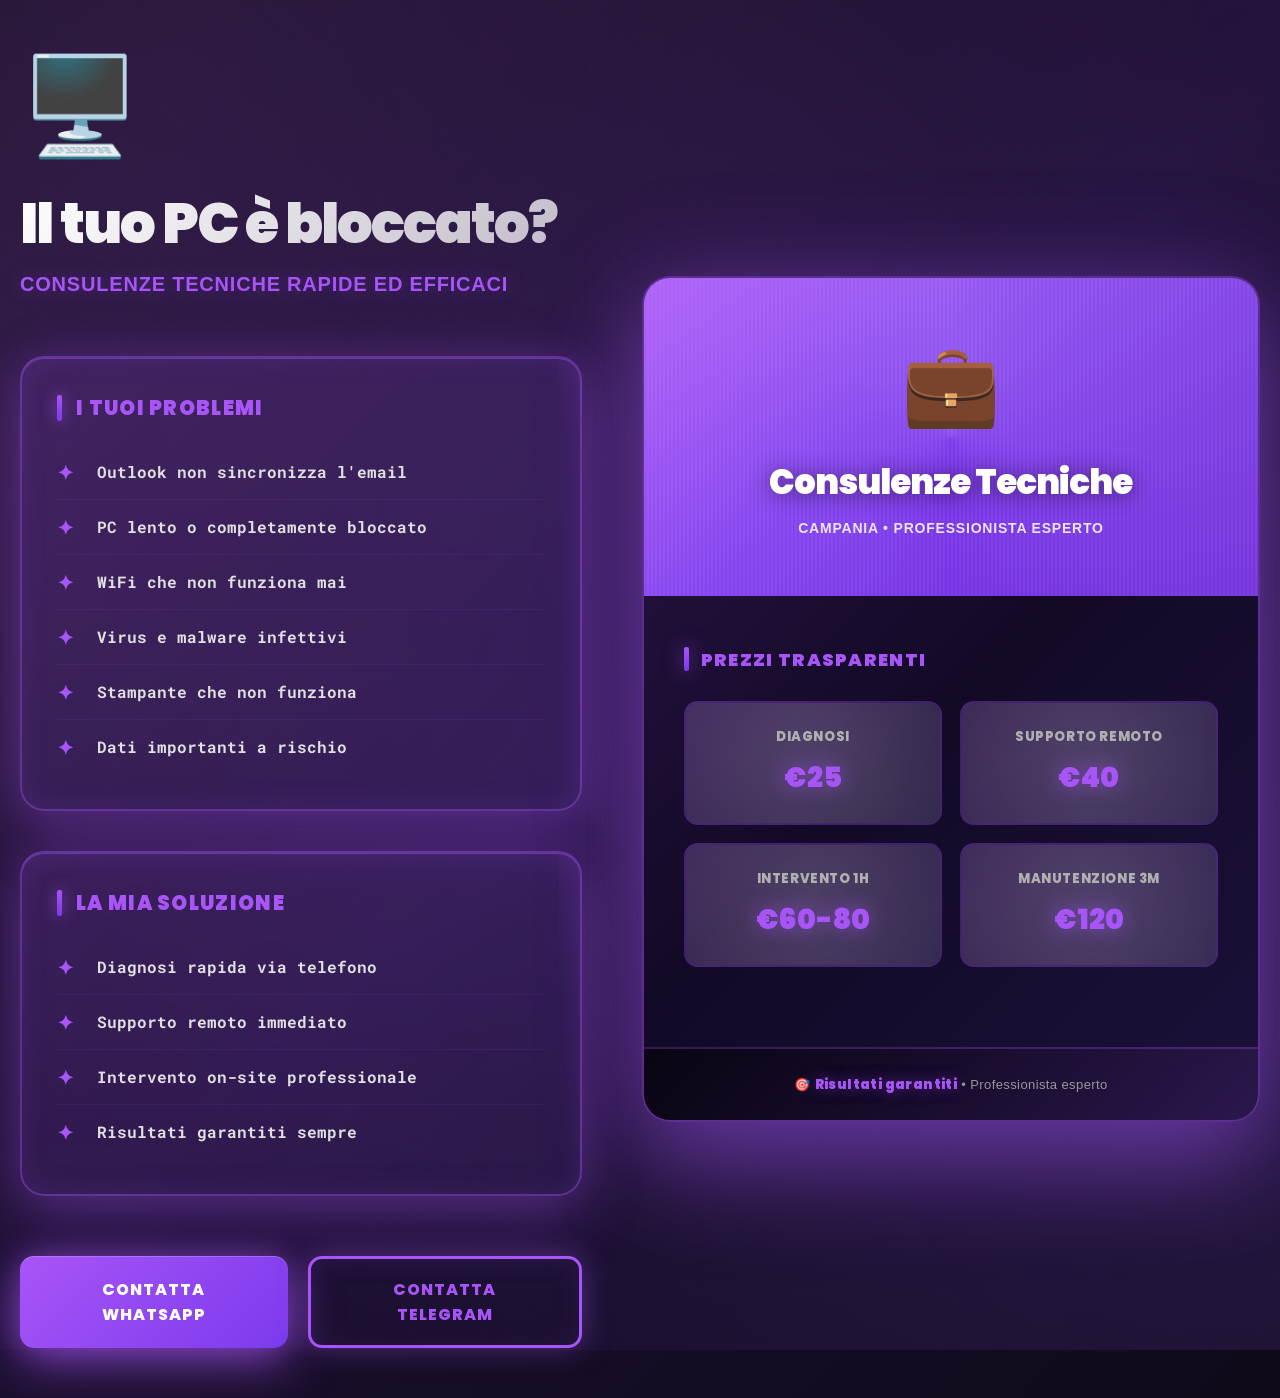
<file: index.html>
<!DOCTYPE html>
<html lang="it">
<head>
    <meta charset="UTF-8">
    <meta name="viewport" content="width=device-width, initial-scale=1.0">
    <title>Consulenze Tecniche - Salvatore</title>
    <link href="https://fonts.googleapis.com/css2?family=Poppins:wght@700;800;900&family=Roboto+Mono:wght@400;700&display=swap" rel="stylesheet">
    <style>
        * {
            margin: 0;
            padding: 0;
            box-sizing: border-box;
        }

        html {
            scroll-behavior: smooth;
        }

        body {
            font-family: 'Segoe UI', Tahoma, Geneva, Verdana, sans-serif;
            background: linear-gradient(135deg, #0a0a0a 0%, #1a0f2e 50%, #0f0a1a 100%);
            display: flex;
            justify-content: center;
            align-items: center;
            min-height: 100vh;
            padding: 0;
            position: relative;
            overflow-x: hidden;
        }

        body::before {
            content: '';
            position: fixed;
            top: -50%;
            right: -50%;
            width: 200%;
            height: 200%;
            background: 
                radial-gradient(circle at 20% 50%, rgba(168, 85, 247, 0.2) 0%, transparent 50%),
                radial-gradient(circle at 80% 80%, rgba(139, 92, 246, 0.15) 0%, transparent 50%),
                radial-gradient(circle at 50% 0%, rgba(168, 85, 247, 0.12) 0%, transparent 50%);
            pointer-events: none;
            z-index: 0;
            animation: floatBg 20s ease-in-out infinite;
        }

        @keyframes floatBg {
            0%, 100% { transform: translate(0, 0) rotate(0deg); }
            25% { transform: translate(40px, -40px) rotate(5deg); }
            50% { transform: translate(-20px, 50px) rotate(-5deg); }
            75% { transform: translate(50px, 20px) rotate(5deg); }
        }

        body::after {
            content: '';
            position: fixed;
            bottom: -50%;
            left: -50%;
            width: 200%;
            height: 200%;
            background: 
                radial-gradient(circle at 30% 30%, rgba(168, 85, 247, 0.08) 0%, transparent 50%),
                radial-gradient(circle at 70% 70%, rgba(139, 92, 246, 0.06) 0%, transparent 50%);
            pointer-events: none;
            z-index: 0;
        }

        /* ============ MOBILE LAYOUT ============ */
        @media (max-width: 768px) {
            body {
                padding: 20px;
                align-items: flex-start;
                padding-top: 40px;
            }

            .container-mobile {
                position: relative;
                z-index: 1;
                width: 100%;
                max-width: 100%;
            }

            .container-desktop {
                display: none;
            }

            .mobile-card {
                background: linear-gradient(135deg, rgba(20, 10, 40, 0.98) 0%, rgba(15, 8, 35, 0.98) 100%);
                border-radius: 24px;
                overflow: hidden;
                box-shadow: 
                    0 30px 60px rgba(168, 85, 247, 0.35),
                    0 0 80px rgba(168, 85, 247, 0.25),
                    inset 0 1px 0 rgba(168, 85, 247, 0.4),
                    inset 0 -1px 0 rgba(168, 85, 247, 0.2);
                border: 2px solid rgba(168, 85, 247, 0.4);
                backdrop-filter: blur(20px);
                margin-bottom: 20px;
                position: relative;
                animation: cardFloat 4s ease-in-out infinite;
            }

            @keyframes cardFloat {
                0%, 100% { transform: perspective(1000px) rotateX(0deg) translateY(0px); }
                50% { transform: perspective(1000px) rotateX(2deg) translateY(-10px); }
            }

            .mobile-header {
                background: linear-gradient(135deg, #a855f7 0%, #7c3aed 35%, #6d28d9 100%);
                padding: 35px 20px;
                text-align: center;
                position: relative;
                overflow: hidden;
            }

            .mobile-header::before {
                content: '';
                position: absolute;
                top: -50%;
                left: -50%;
                width: 200%;
                height: 200%;
                background: 
                    conic-gradient(from 0deg at 50% 50%, rgba(255, 255, 255, 0.1), rgba(255, 255, 255, 0), rgba(255, 255, 255, 0.1)),
                    repeating-linear-gradient(
                        90deg,
                        transparent,
                        transparent 1px,
                        rgba(255, 255, 255, 0.04) 1px,
                        rgba(255, 255, 255, 0.04) 3px
                    );
                animation: rotateBg 8s linear infinite;
            }

            @keyframes rotateBg {
                0% { transform: rotate(0deg); }
                100% { transform: rotate(360deg); }
            }

            .mobile-header-content {
                position: relative;
                z-index: 2;
            }

            .mobile-icon {
                font-size: 52px;
                margin-bottom: 15px;
                display: inline-block;
                animation: bounceIcon 2s ease-in-out infinite;
            }

            @keyframes bounceIcon {
                0%, 100% { transform: scale(1) rotateZ(0deg); }
                25% { transform: scale(1.15) rotateZ(-5deg); }
                50% { transform: scale(1) rotateZ(0deg); }
                75% { transform: scale(1.15) rotateZ(5deg); }
            }

            .mobile-title {
                font-size: 28px;
                color: white;
                font-weight: 900;
                margin-bottom: 8px;
                letter-spacing: -0.8px;
                font-family: 'Poppins', sans-serif;
                background: linear-gradient(135deg, #fff 0%, rgba(255, 255, 255, 0.8) 100%);
                -webkit-background-clip: text;
                -webkit-text-fill-color: transparent;
                background-clip: text;
            }

            .mobile-subtitle {
                color: rgba(255, 255, 255, 0.85);
                font-size: 13px;
                font-weight: 600;
                letter-spacing: 0.8px;
                text-transform: uppercase;
            }

            .mobile-content {
                padding: 28px 18px;
                position: relative;
                z-index: 2;
            }

            .mobile-section {
                margin-bottom: 22px;
                animation: slideInUp 0.6s ease-out forwards;
                opacity: 0;
            }

            .mobile-section:nth-child(1) { animation-delay: 0.1s; }
            .mobile-section:nth-child(2) { animation-delay: 0.2s; }
            .mobile-section:nth-child(3) { animation-delay: 0.3s; }
            .mobile-section:nth-child(4) { animation-delay: 0.4s; }

            @keyframes slideInUp {
                from {
                    opacity: 0;
                    transform: translateY(20px);
                }
                to {
                    opacity: 1;
                    transform: translateY(0);
                }
            }

            /* RIQUADRI ACCATTIVANTI */
            .mobile-highlight-box {
                background: linear-gradient(135deg, rgba(168, 85, 247, 0.18) 0%, rgba(139, 92, 246, 0.1) 100%);
                border-radius: 20px;
                padding: 20px;
                border: 2px solid rgba(168, 85, 247, 0.35);
                box-shadow: 
                    0 15px 40px rgba(168, 85, 247, 0.3),
                    0 0 30px rgba(168, 85, 247, 0.2),
                    inset 0 1px 0 rgba(168, 85, 247, 0.4),
                    inset 0 -1px 20px rgba(168, 85, 247, 0.1);
                position: relative;
                overflow: hidden;
                transition: all 0.4s ease;
            }

            .mobile-highlight-box::before {
                content: '';
                position: absolute;
                top: -50%;
                right: -50%;
                width: 200%;
                height: 200%;
                background: radial-gradient(circle, rgba(168, 85, 247, 0.1), transparent);
                animation: moveGlowMobile 6s ease-in-out infinite;
            }

            @keyframes moveGlowMobile {
                0%, 100% { transform: translate(0, 0); }
                50% { transform: translate(30px, 30px); }
            }

            .mobile-highlight-box:hover {
                background: linear-gradient(135deg, rgba(168, 85, 247, 0.25) 0%, rgba(139, 92, 246, 0.15) 100%);
                border-color: rgba(168, 85, 247, 0.5);
                box-shadow: 
                    0 20px 50px rgba(168, 85, 247, 0.4),
                    0 0 40px rgba(168, 85, 247, 0.3),
                    inset 0 1px 0 rgba(168, 85, 247, 0.5);
                transform: translateY(-5px);
            }

            .mobile-section-title {
                font-size: 15px;
                font-weight: 900;
                color: #a855f7;
                text-transform: uppercase;
                letter-spacing: 1.2px;
                margin-bottom: 14px;
                display: flex;
                align-items: center;
                gap: 10px;
                position: relative;
                z-index: 1;
                font-family: 'Poppins', sans-serif;
            }

            .mobile-section-title::before {
                content: '';
                width: 3px;
                height: 18px;
                background: linear-gradient(180deg, #a855f7, #7c3aed);
                border-radius: 2px;
                box-shadow: 0 0 10px rgba(168, 85, 247, 0.8);
            }

            .mobile-section-title::after {
                content: '';
                flex: 1;
                height: 1px;
                background: linear-gradient(90deg, #a855f7, transparent);
            }

            .mobile-list {
                list-style: none;
                position: relative;
                z-index: 1;
            }

            .mobile-list li {
                padding: 10px 0;
                padding-left: 26px;
                position: relative;
                color: #e0e0e0;
                font-size: 13px;
                line-height: 1.6;
                font-family: 'Roboto Mono', monospace;
                font-weight: 700;
                transition: all 0.3s ease;
            }

            .mobile-list li:hover {
                color: #a855f7;
                padding-left: 32px;
            }

            .mobile-list li::before {
                content: '▸';
                position: absolute;
                left: 0;
                color: #a855f7;
                font-weight: bold;
                font-size: 18px;
                animation: pulse 1.5s ease-in-out infinite;
            }

            @keyframes pulse {
                0%, 100% { transform: scale(1); }
                50% { transform: scale(1.3); }
            }

            .mobile-pricing {
                background: linear-gradient(135deg, rgba(168, 85, 247, 0.15) 0%, rgba(139, 92, 246, 0.08) 100%);
                border: 2px solid rgba(168, 85, 247, 0.3);
                border-radius: 16px;
                padding: 18px;
                margin-top: 14px;
                backdrop-filter: blur(10px);
                box-shadow: 0 8px 32px rgba(168, 85, 247, 0.15);
            }

            .mobile-price-grid {
                display: grid;
                grid-template-columns: 1fr 1fr;
                gap: 11px;
            }

            .mobile-price-item {
                background: linear-gradient(135deg, rgba(168, 85, 247, 0.12) 0%, rgba(139, 92, 246, 0.06) 100%);
                padding: 14px;
                border-radius: 10px;
                text-align: center;
                border: 2px solid rgba(168, 85, 247, 0.25);
                transition: all 0.4s cubic-bezier(0.34, 1.56, 0.64, 1);
                cursor: pointer;
                position: relative;
                overflow: hidden;
            }

            .mobile-price-item::before {
                content: '';
                position: absolute;
                top: 0;
                left: -100%;
                width: 100%;
                height: 100%;
                background: linear-gradient(90deg, transparent, rgba(255, 255, 255, 0.2), transparent);
                transition: left 0.5s ease;
            }

            .mobile-price-item:hover::before {
                left: 100%;
            }

            .mobile-price-item:hover {
                background: linear-gradient(135deg, rgba(168, 85, 247, 0.25) 0%, rgba(139, 92, 246, 0.12) 100%);
                border-color: rgba(168, 85, 247, 0.5);
                transform: translateY(-6px) scale(1.05);
                box-shadow: 0 12px 40px rgba(168, 85, 247, 0.3);
            }

            .mobile-price-label {
                color: #b0b0b0;
                font-size: 11px;
                margin-bottom: 7px;
                text-transform: uppercase;
                letter-spacing: 0.6px;
                font-weight: 700;
                font-family: 'Poppins', sans-serif;
            }

            .mobile-price-value {
                color: #a855f7;
                font-size: 20px;
                font-weight: 900;
                text-shadow: 0 0 15px rgba(168, 85, 247, 0.5);
                font-family: 'Poppins', sans-serif;
            }

            .mobile-cta {
                margin-top: 26px;
                text-align: center;
            }

            .mobile-cta-text {
                color: #c0c0c0;
                font-size: 13px;
                margin-bottom: 16px;
                font-weight: 600;
                animation: float 2s ease-in-out infinite;
            }

            @keyframes float {
                0%, 100% { transform: translateY(0px); }
                50% { transform: translateY(-4px); }
            }

            .mobile-buttons {
                display: flex;
                gap: 11px;
                flex-direction: column;
            }

            .mobile-btn {
                padding: 15px 20px;
                border-radius: 12px;
                border: none;
                cursor: pointer;
                font-weight: 800;
                font-size: 13px;
                transition: all 0.4s cubic-bezier(0.34, 1.56, 0.64, 1);
                text-transform: uppercase;
                letter-spacing: 0.8px;
                width: 100%;
                position: relative;
                overflow: hidden;
                font-family: 'Poppins', sans-serif;
            }

            .mobile-btn::before {
                content: '';
                position: absolute;
                top: 50%;
                left: 50%;
                width: 0;
                height: 0;
                background: rgba(255, 255, 255, 0.3);
                border-radius: 50%;
                transform: translate(-50%, -50%);
                transition: width 0.6s, height 0.6s;
            }

            .mobile-btn:active::before {
                width: 300px;
                height: 300px;
            }

            .mobile-btn-primary {
                background: linear-gradient(135deg, #a855f7 0%, #7c3aed 100%);
                color: white;
                box-shadow: 
                    0 10px 30px rgba(168, 85, 247, 0.5),
                    0 0 20px rgba(168, 85, 247, 0.3),
                    inset 0 1px 0 rgba(255, 255, 255, 0.2);
            }

            .mobile-btn-primary:active {
                transform: scale(0.95);
                box-shadow: 0 5px 15px rgba(168, 85, 247, 0.4);
            }

            .mobile-btn-secondary {
                background: transparent;
                color: #a855f7;
                border: 2.5px solid #a855f7;
                box-shadow: 
                    0 0 20px rgba(168, 85, 247, 0.25),
                    inset 0 0 20px rgba(168, 85, 247, 0.05);
            }

            .mobile-btn-secondary:active {
                background: rgba(168, 85, 247, 0.15);
                transform: scale(0.95);
            }

            .mobile-footer {
                background: linear-gradient(135deg, rgba(0, 0, 0, 0.5) 0%, rgba(168, 85, 247, 0.08) 100%);
                padding: 18px 18px;
                text-align: center;
                border-top: 2px solid rgba(168, 85, 247, 0.2);
                position: relative;
                z-index: 2;
            }

            .mobile-footer-text {
                color: #999;
                font-size: 11px;
                line-height: 1.7;
                letter-spacing: 0.4px;
            }

            .mobile-footer-text strong {
                color: #a855f7;
                font-weight: 800;
                text-shadow: 0 0 10px rgba(168, 85, 247, 0.4);
                font-family: 'Poppins', sans-serif;
            }
        }

        /* ============ DESKTOP LAYOUT ============ */
        @media (min-width: 769px) {
            body {
                padding: 50px 20px;
            }

            .container-mobile {
                display: none;
            }

            .container-desktop {
                position: relative;
                z-index: 1;
                display: grid;
                grid-template-columns: 1fr 1.1fr;
                gap: 60px;
                max-width: 1400px;
                width: 100%;
                align-items: center;
            }

            .desktop-left {
                display: flex;
                flex-direction: column;
                gap: 40px;
            }

            .desktop-section {
                animation: fadeInUp 0.9s cubic-bezier(0.34, 1.56, 0.64, 1);
            }

            @keyframes fadeInUp {
                from {
                    opacity: 0;
                    transform: translateY(40px) rotateX(10deg);
                }
                to {
                    opacity: 1;
                    transform: translateY(0) rotateX(0);
                }
            }

            .desktop-section:nth-child(1) { animation-delay: 0s; }
            .desktop-section:nth-child(2) { animation-delay: 0.15s; }
            .desktop-section:nth-child(3) { animation-delay: 0.3s; }
            .desktop-section:nth-child(4) { animation-delay: 0.45s; }

            .desktop-hero {
                margin-bottom: 20px;
            }

            .desktop-hero-icon {
                font-size: 96px;
                margin-bottom: 30px;
                animation: spinFloat 6s cubic-bezier(0.34, 1.56, 0.64, 1) infinite;
            }

            @keyframes spinFloat {
                0%, 100% { transform: translateY(0) rotateZ(0deg) scale(1); }
                25% { transform: translateY(-20px) rotateZ(15deg) scale(1.1); }
                50% { transform: translateY(-30px) rotateZ(0deg) scale(1); }
                75% { transform: translateY(-15px) rotateZ(-15deg) scale(1.1); }
            }

            .desktop-hero h1 {
                font-size: 56px;
                color: white;
                font-weight: 900;
                margin-bottom: 18px;
                letter-spacing: -2px;
                line-height: 1.1;
                font-family: 'Poppins', sans-serif;
                background: linear-gradient(135deg, #fff 0%, rgba(255, 255, 255, 0.7) 100%);
                -webkit-background-clip: text;
                -webkit-text-fill-color: transparent;
                background-clip: text;
            }

            .desktop-hero p {
                font-size: 20px;
                color: #a855f7;
                font-weight: 600;
                letter-spacing: 0.8px;
                text-transform: uppercase;
                text-shadow: 0 0 20px rgba(168, 85, 247, 0.4);
            }

            /* RIQUADRI ACCATTIVANTI DESKTOP */
            .desktop-highlight-box {
                background: linear-gradient(135deg, rgba(168, 85, 247, 0.15) 0%, rgba(139, 92, 246, 0.08) 100%);
                border-radius: 24px;
                padding: 35px;
                border: 2.5px solid rgba(168, 85, 247, 0.4);
                box-shadow: 
                    0 25px 60px rgba(168, 85, 247, 0.25),
                    0 0 50px rgba(168, 85, 247, 0.2),
                    inset 0 1px 0 rgba(168, 85, 247, 0.4),
                    inset 0 -2px 30px rgba(168, 85, 247, 0.12);
                position: relative;
                overflow: hidden;
                transition: all 0.4s ease;
                backdrop-filter: blur(12px);
            }

            .desktop-highlight-box::before {
                content: '';
                position: absolute;
                top: -50%;
                right: -50%;
                width: 300px;
                height: 300px;
                background: radial-gradient(circle, rgba(168, 85, 247, 0.15), transparent);
                animation: moveGlow 6s ease-in-out infinite;
            }

            @keyframes moveGlow {
                0%, 100% { transform: translate(0, 0); }
                50% { transform: translate(50px, 50px); }
            }

            .desktop-highlight-box:hover {
                background: linear-gradient(135deg, rgba(168, 85, 247, 0.22) 0%, rgba(139, 92, 246, 0.12) 100%);
                border-color: rgba(168, 85, 247, 0.6);
                transform: translateX(12px) translateY(-5px);
                box-shadow: 
                    0 35px 80px rgba(168, 85, 247, 0.35),
                    0 0 60px rgba(168, 85, 247, 0.3),
                    inset 0 1px 0 rgba(168, 85, 247, 0.5);
            }

            .desktop-info-title {
                font-size: 20px;
                font-weight: 900;
                color: #a855f7;
                text-transform: uppercase;
                letter-spacing: 1.3px;
                margin-bottom: 22px;
                display: flex;
                align-items: center;
                gap: 14px;
                position: relative;
                z-index: 1;
                font-family: 'Poppins', sans-serif;
            }

            .desktop-info-title::before {
                content: '';
                width: 5px;
                height: 26px;
                background: linear-gradient(180deg, #a855f7, #7c3aed);
                border-radius: 2px;
                box-shadow: 0 0 15px rgba(168, 85, 247, 0.8);
            }

            .desktop-info-list {
                list-style: none;
                position: relative;
                z-index: 1;
            }

            .desktop-info-list li {
                padding: 14px 0;
                color: #e0e0e0;
                font-size: 16px;
                display: flex;
                align-items: center;
                gap: 16px;
                transition: all 0.3s ease;
                border-bottom: 1px solid rgba(168, 85, 247, 0.1);
                font-family: 'Roboto Mono', monospace;
                font-weight: 700;
            }

            .desktop-info-list li:last-child {
                border-bottom: none;
            }

            .desktop-info-list li:hover {
                color: #a855f7;
                padding-left: 10px;
            }

            .desktop-info-list li::before {
                content: '✦';
                color: #a855f7;
                font-weight: bold;
                font-size: 20px;
                min-width: 24px;
                animation: twinkle 2s ease-in-out infinite;
            }

            @keyframes twinkle {
                0%, 100% { opacity: 1; transform: scale(1); }
                50% { opacity: 0.6; transform: scale(1.2); }
            }

            .desktop-cta {
                display: flex;
                gap: 20px;
                margin-top: 20px;
            }

            .desktop-btn {
                padding: 18px 40px;
                border-radius: 14px;
                border: none;
                cursor: pointer;
                font-weight: 800;
                font-size: 16px;
                transition: all 0.4s cubic-bezier(0.34, 1.56, 0.64, 1);
                text-transform: uppercase;
                letter-spacing: 1px;
                flex: 1;
                position: relative;
                overflow: hidden;
                font-family: 'Poppins', sans-serif;
            }

            .desktop-btn::before {
                content: '';
                position: absolute;
                top: 50%;
                left: 50%;
                width: 0;
                height: 0;
                background: rgba(255, 255, 255, 0.3);
                border-radius: 50%;
                transform: translate(-50%, -50%);
                transition: width 0.8s, height 0.8s;
            }

            .desktop-btn:hover::before {
                width: 400px;
                height: 400px;
            }

            .desktop-btn-primary {
                background: linear-gradient(135deg, #a855f7 0%, #7c3aed 100%);
                color: white;
                box-shadow: 
                    0 15px 50px rgba(168, 85, 247, 0.6),
                    0 0 30px rgba(168, 85, 247, 0.4),
                    inset 0 1px 0 rgba(255, 255, 255, 0.2);
            }

            .desktop-btn-primary:hover {
                transform: translateY(-5px);
                box-shadow: 
                    0 25px 70px rgba(168, 85, 247, 0.8),
                    0 0 40px rgba(168, 85, 247, 0.6),
                    inset 0 1px 0 rgba(255, 255, 255, 0.3);
            }

            .desktop-btn-secondary {
                background: transparent;
                color: #a855f7;
                border: 3px solid #a855f7;
                box-shadow: 
                    0 0 30px rgba(168, 85, 247, 0.4),
                    inset 0 0 30px rgba(168, 85, 247, 0.08);
            }

            .desktop-btn-secondary:hover {
                background: rgba(168, 85, 247, 0.15);
                box-shadow: 
                    0 0 50px rgba(168, 85, 247, 0.6),
                    inset 0 0 30px rgba(168, 85, 247, 0.15);
                transform: translateY(-5px);
            }

            /* RIGHT SIDE - CARD */
            .desktop-card {
                background: linear-gradient(135deg, rgba(20, 10, 40, 0.95) 0%, rgba(15, 8, 35, 0.95) 100%);
                border-radius: 28px;
                overflow: hidden;
                box-shadow: 
                    0 50px 100px rgba(168, 85, 247, 0.4),
                    0 0 100px rgba(168, 85, 247, 0.25),
                    inset 0 1px 0 rgba(168, 85, 247, 0.4);
                border: 2px solid rgba(168, 85, 247, 0.5);
                backdrop-filter: blur(30px);
                position: sticky;
                top: 50px;
                animation: cardRotate 6s ease-in-out infinite;
            }

            @keyframes cardRotate {
                0%, 100% { transform: perspective(1200px) rotateY(0deg) rotateX(0deg); }
                25% { transform: perspective(1200px) rotateY(3deg) rotateX(-2deg); }
                50% { transform: perspective(1200px) rotateY(0deg) rotateX(0deg); }
                75% { transform: perspective(1200px) rotateY(-3deg) rotateX(2deg); }
            }

            .desktop-card::before {
                content: '';
                position: absolute;
                top: 0;
                left: 0;
                right: 0;
                bottom: 0;
                background: linear-gradient(
                    135deg,
                    rgba(168, 85, 247, 0.15) 0%,
                    transparent 50%,
                    rgba(139, 92, 246, 0.1) 100%
                );
                pointer-events: none;
                z-index: 1;
            }

            .desktop-card-header {
                background: linear-gradient(135deg, #a855f7 0%, #7c3aed 40%, #6d28d9 100%);
                padding: 60px 40px;
                text-align: center;
                position: relative;
                overflow: hidden;
            }

            .desktop-card-header::before {
                content: '';
                position: absolute;
                top: -50%;
                left: -50%;
                width: 200%;
                height: 200%;
                background: 
                    conic-gradient(from 0deg at 50% 50%, rgba(255, 255, 255, 0.15), rgba(255, 255, 255, 0), rgba(255, 255, 255, 0.15)),
                    repeating-linear-gradient(
                        90deg,
                        transparent,
                        transparent 2px,
                        rgba(255, 255, 255, 0.05) 2px,
                        rgba(255, 255, 255, 0.05) 4px
                    );
                animation: rotateBg 10s linear infinite;
            }

            @keyframes rotateBg {
                0% { transform: rotate(0deg); }
                100% { transform: rotate(360deg); }
            }

            .desktop-card-icon {
                font-size: 80px;
                margin-bottom: 25px;
                display: inline-block;
                animation: megaPulse 2.5s cubic-bezier(0.34, 1.56, 0.64, 1) infinite;
                position: relative;
                z-index: 2;
            }

            @keyframes megaPulse {
                0%, 100% { transform: scale(1) rotateZ(0deg); }
                25% { transform: scale(1.2) rotateZ(-10deg); }
                50% { transform: scale(1) rotateZ(0deg); }
                75% { transform: scale(1.2) rotateZ(10deg); }
            }

            .desktop-card-title {
                font-size: 34px;
                color: white;
                font-weight: 900;
                margin-bottom: 12px;
                letter-spacing: -1px;
                position: relative;
                z-index: 2;
                font-family: 'Poppins', sans-serif;
                text-shadow: 0 2px 20px rgba(0, 0, 0, 0.5);
            }

            .desktop-card-subtitle {
                color: rgba(255, 255, 255, 0.85);
                font-size: 14px;
                font-weight: 600;
                position: relative;
                z-index: 2;
                letter-spacing: 0.8px;
                text-transform: uppercase;
            }

            .desktop-card-content {
                padding: 50px 40px;
                position: relative;
                z-index: 2;
            }

            .desktop-pricing-title {
                font-size: 18px;
                font-weight: 900;
                color: #a855f7;
                text-transform: uppercase;
                letter-spacing: 1.3px;
                margin-bottom: 28px;
                display: flex;
                align-items: center;
                gap: 12px;
                font-family: 'Poppins', sans-serif;
            }

            .desktop-pricing-title::before {
                content: '';
                width: 5px;
                height: 24px;
                background: linear-gradient(180deg, #a855f7, #7c3aed);
                border-radius: 2px;
                box-shadow: 0 0 20px rgba(168, 85, 247, 0.8);
            }

            .desktop-price-grid {
                display: grid;
                grid-template-columns: 1fr 1fr;
                gap: 18px;
                margin-bottom: 30px;
            }

            .desktop-price-item {
                background: linear-gradient(135deg, rgba(168, 85, 247, 0.15) 0%, rgba(139, 92, 246, 0.08) 100%);
                padding: 24px;
                border-radius: 14px;
                text-align: center;
                border: 2px solid rgba(168, 85, 247, 0.25);
                transition: all 0.4s cubic-bezier(0.34, 1.56, 0.64, 1);
                cursor: pointer;
                position: relative;
                overflow: hidden;
            }

            .desktop-price-item::before {
                content: '';
                position: absolute;
                top: -50%;
                left: -50%;
                width: 200%;
                height: 200%;
                background: radial-gradient(circle, rgba(255, 255, 255, 0.2), transparent);
                animation: moveLight 4s ease-in-out infinite;
            }

            @keyframes moveLight {
                0%, 100% { transform: translate(0, 0); }
                50% { transform: translate(100px, 100px); }
            }

            .desktop-price-item:hover {
                background: linear-gradient(135deg, rgba(168, 85, 247, 0.3) 0%, rgba(139, 92, 246, 0.15) 100%);
                border-color: rgba(168, 85, 247, 0.6);
                transform: translateY(-12px) scale(1.08) rotateX(-5deg);
                box-shadow: 
                    0 30px 60px rgba(168, 85, 247, 0.4),
                    0 0 40px rgba(168, 85, 247, 0.3);
            }

            .desktop-price-label {
                color: #b0b0b0;
                font-size: 13px;
                margin-bottom: 10px;
                text-transform: uppercase;
                letter-spacing: 0.6px;
                font-weight: 800;
                position: relative;
                z-index: 1;
                font-family: 'Poppins', sans-serif;
            }

            .desktop-price-value {
                color: #a855f7;
                font-size: 28px;
                font-weight: 900;
                text-shadow: 0 0 20px rgba(168, 85, 247, 0.6);
                position: relative;
                z-index: 1;
                font-family: 'Poppins', sans-serif;
            }

            .desktop-card-footer {
                background: linear-gradient(135deg, rgba(0, 0, 0, 0.5) 0%, rgba(168, 85, 247, 0.1) 100%);
                padding: 24px 40px;
                text-align: center;
                border-top: 2px solid rgba(168, 85, 247, 0.25);
                position: relative;
                z-index: 2;
            }

            .desktop-card-footer-text {
                color: #999;
                font-size: 13px;
                line-height: 1.8;
                letter-spacing: 0.4px;
            }

            .desktop-card-footer-text strong {
                color: #a855f7;
                font-weight: 900;
                text-shadow: 0 0 15px rgba(168, 85, 247, 0.5);
                font-family: 'Poppins', sans-serif;
            }
        }
    </style>
</head>
<body>
    <!-- ============ MOBILE LAYOUT ============ -->
    <div class="container-mobile">
        <div class="mobile-card">
            <div class="mobile-header">
                <div class="mobile-header-content">
                    <div class="mobile-icon">🖥️</div>
                    <div class="mobile-title">Il tuo PC è bloccato?</div>
                    <p class="mobile-subtitle">Consulenze Tecniche Rapide</p>
                </div>
            </div>

            <div class="mobile-content">
                <div class="mobile-section">
                    <div class="mobile-highlight-box">
                        <div class="mobile-section-title">I tuoi problemi</div>
                        <ul class="mobile-list">
                            <li>Outlook non sincronizza</li>
                            <li>PC lento o bloccato</li>
                            <li>WiFi non funziona</li>
                            <li>Virus o malware</li>
                            <li>Stampante bloccata</li>
                            <li>Dati a rischio</li>
                        </ul>
                    </div>
                </div>

                <div class="mobile-section">
                    <div class="mobile-highlight-box">
                        <div class="mobile-section-title">La soluzione</div>
                        <ul class="mobile-list">
                            <li>Diagnosi rapida</li>
                            <li>Supporto remoto</li>
                            <li>Intervento on-site</li>
                            <li>Risultati garantiti</li>
                        </ul>
                    </div>
                </div>

                <div class="mobile-section">
                    <div class="mobile-section-title">Prezzi</div>
                    <div class="mobile-pricing">
                        <div class="mobile-price-grid">
                            <div class="mobile-price-item">
                                <div class="mobile-price-label">Diagnosi</div>
                                <div class="mobile-price-value">€25</div>
                            </div>
                            <div class="mobile-price-item">
                                <div class="mobile-price-label">Remoto</div>
                                <div class="mobile-price-value">€40</div>
                            </div>
                            <div class="mobile-price-item">
                                <div class="mobile-price-label">On-site</div>
                                <div class="mobile-price-value">€60-80</div>
                            </div>
                            <div class="mobile-price-item">
                                <div class="mobile-price-label">Manutenz.</div>
                                <div class="mobile-price-value">€120</div>
                            </div>
                        </div>
                    </div>
                </div>

                <div class="mobile-section">
                    <div class="mobile-cta">
                        <p class="mobile-cta-text">👉 Contattami oggi</p>
                        <div class="mobile-buttons">
                            <button class="mobile-btn mobile-btn-primary" onclick="openWhatsApp()">WhatsApp</button>
                            <button class="mobile-btn mobile-btn-secondary" onclick="openTelegram()">Telegram</button>
                        </div>
                    </div>
                </div>
            </div>

            <div class="mobile-footer">
                <p class="mobile-footer-text">
                    🎯 <strong>Risultati garantiti</strong> • Professionista esperto • Campania
                </p>
            </div>
        </div>
    </div>

    <!-- ============ DESKTOP LAYOUT ============ -->
    <div class="container-desktop">
        <div class="desktop-left">
            <div class="desktop-section desktop-hero">
                <div class="desktop-hero-icon">🖥️</div>
                <h1>Il tuo PC è bloccato?</h1>
                <p>Consulenze Tecniche Rapide ed Efficaci</p>
            </div>

            <div class="desktop-section">
                <div class="desktop-highlight-box">
                    <div class="desktop-info-title">I tuoi problemi</div>
                    <ul class="desktop-info-list">
                        <li>Outlook non sincronizza l'email</li>
                        <li>PC lento o completamente bloccato</li>
                        <li>WiFi che non funziona mai</li>
                        <li>Virus e malware infettivi</li>
                        <li>Stampante che non funziona</li>
                        <li>Dati importanti a rischio</li>
                    </ul>
                </div>
            </div>

            <div class="desktop-section">
                <div class="desktop-highlight-box">
                    <div class="desktop-info-title">La mia soluzione</div>
                    <ul class="desktop-info-list">
                        <li>Diagnosi rapida via telefono</li>
                        <li>Supporto remoto immediato</li>
                        <li>Intervento on-site professionale</li>
                        <li>Risultati garantiti sempre</li>
                    </ul>
                </div>
            </div>

            <div class="desktop-section">
                <div class="desktop-cta">
                    <button class="desktop-btn desktop-btn-primary" onclick="openWhatsApp()">Contatta WhatsApp</button>
                    <button class="desktop-btn desktop-btn-secondary" onclick="openTelegram()">Contatta Telegram</button>
                </div>
            </div>
        </div>

        <div class="desktop-card">
            <div class="desktop-card-header">
                <div class="desktop-card-icon">💼</div>
                <h2 class="desktop-card-title">Consulenze Tecniche</h2>
                <p class="desktop-card-subtitle">Campania • Professionista Esperto</p>
            </div>

            <div class="desktop-card-content">
                <div class="desktop-pricing-title">Prezzi trasparenti</div>
                <div class="desktop-price-grid">
                    <div class="desktop-price-item">
                        <div class="desktop-price-label">Diagnosi</div>
                        <div class="desktop-price-value">€25</div>
                    </div>
                    <div class="desktop-price-item">
                        <div class="desktop-price-label">Supporto Remoto</div>
                        <div class="desktop-price-value">€40</div>
                    </div>
                    <div class="desktop-price-item">
                        <div class="desktop-price-label">Intervento 1h</div>
                        <div class="desktop-price-value">€60-80</div>
                    </div>
                    <div class="desktop-price-item">
                        <div class="desktop-price-label">Manutenzione 3m</div>
                        <div class="desktop-price-value">€120</div>
                    </div>
                </div>
            </div>

            <div class="desktop-card-footer">
                <p class="desktop-card-footer-text">
                    🎯 <strong>Risultati garantiti</strong> • Professionista esperto
                </p>
            </div>
        </div>
    </div>

    <script>
        function openWhatsApp() {
            const phone = '393508226604';
            const message = encodeURIComponent('Ciao! Avrei bisogno di una consulenza tecnica.');
            window.open(`https://wa.me/${phone}?text=${message}`, '_blank');
        }

        function openTelegram() {
            const username = 'Consulenzapc';
            const message = encodeURIComponent('Ciao! Avrei bisogno di una consulenza tecnica.');
            window.open(`https://t.me/${username}?text=${message}`, '_blank');
        }
    </script>
</body>
</html>
</file>
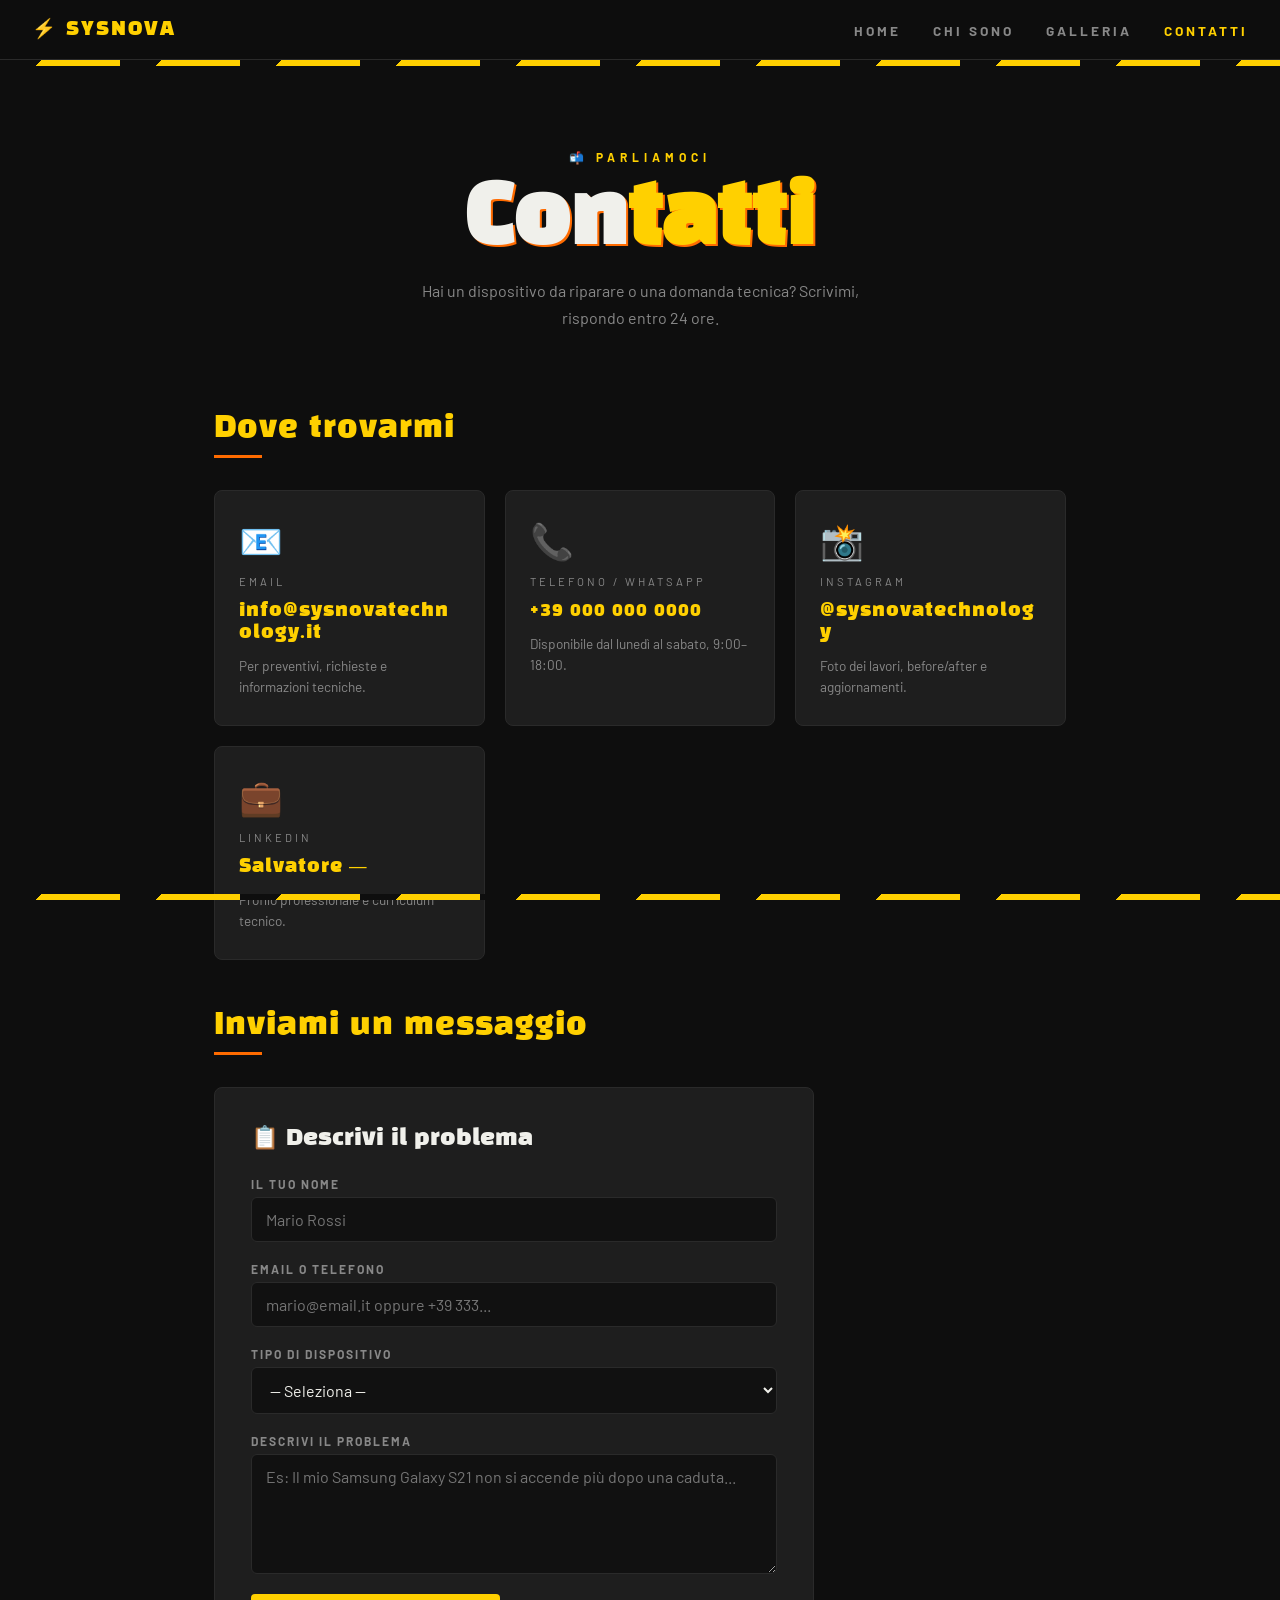
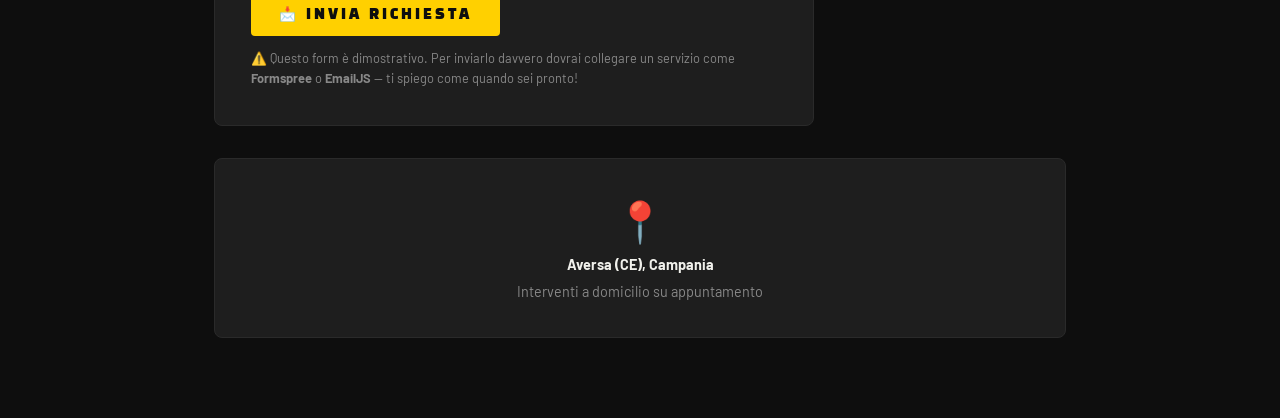
<file: contatti.html>
<!DOCTYPE html>
<html lang="it">
<head>
  <meta charset="UTF-8">
  <meta name="viewport" content="width=device-width, initial-scale=1.0">
  <title>Contatti — Sysnovatechnology</title>
  <link rel="stylesheet" href="style.css">
  <style>
    .contact-grid {
      display: grid;
      grid-template-columns: repeat(auto-fit, minmax(240px, 1fr));
      gap: 20px;
      margin-bottom: 48px;
    }

    .contact-card {
      background: var(--card);
      border: 1px solid var(--border);
      border-radius: 8px;
      padding: 28px 24px;
      display: flex;
      flex-direction: column;
      gap: 12px;
      text-decoration: none;
      transition: border-color 0.2s, transform 0.2s;
    }

    .contact-card:hover {
      border-color: var(--yellow);
      transform: translateY(-4px);
    }

    .contact-icon { font-size: 2.2rem; }

    .contact-type {
      font-size: 0.7rem;
      letter-spacing: 3px;
      text-transform: uppercase;
      color: var(--muted);
    }

    .contact-value {
      font-family: 'Black Han Sans', sans-serif;
      font-size: 1.1rem;
      color: var(--yellow);
      letter-spacing: 1px;
      word-break: break-all;
    }

    .contact-desc {
      font-size: 0.85rem;
      color: var(--muted);
      line-height: 1.5;
    }

    /* Form */
    .form-wrap {
      background: var(--card);
      border: 1px solid var(--border);
      border-radius: 8px;
      padding: 36px;
      max-width: 600px;
    }

    .form-title {
      font-family: 'Black Han Sans', sans-serif;
      font-size: 1.4rem;
      color: var(--white);
      margin-bottom: 24px;
    }

    .form-group {
      display: flex;
      flex-direction: column;
      gap: 6px;
      margin-bottom: 20px;
    }

    label {
      font-size: 0.75rem;
      letter-spacing: 2px;
      text-transform: uppercase;
      color: var(--muted);
      font-weight: 700;
    }

    input, textarea, select {
      background: #111;
      border: 1px solid var(--border);
      color: var(--white);
      font-family: 'Barlow', sans-serif;
      font-size: 1rem;
      padding: 12px 14px;
      border-radius: 6px;
      outline: none;
      transition: border-color 0.2s;
      width: 100%;
    }

    input:focus, textarea:focus, select:focus {
      border-color: var(--yellow);
    }

    textarea { resize: vertical; min-height: 120px; }

    select option { background: #1e1e1e; }

    .form-note {
      font-size: 0.8rem;
      color: var(--muted);
      margin-top: 12px;
      line-height: 1.6;
    }

    .success-msg {
      display: none;
      background: rgba(255,208,0,0.1);
      border: 1px solid var(--yellow);
      border-radius: 6px;
      padding: 16px;
      color: var(--yellow);
      font-weight: 700;
      text-align: center;
      margin-top: 16px;
      letter-spacing: 1px;
    }

    .map-placeholder {
      background: var(--card);
      border: 1px solid var(--border);
      border-radius: 8px;
      height: 180px;
      display: flex;
      flex-direction: column;
      align-items: center;
      justify-content: center;
      gap: 10px;
      color: var(--muted);
      font-size: 0.9rem;
      margin-top: 32px;
    }

    .map-placeholder .icon { font-size: 2.5rem; }
  </style>
</head>
<body>

  <nav>
    <a class="nav-logo" href="index.html">⚡ SYSNOVA</a>
    <ul class="nav-links">
      <li><a href="index.html">Home</a></li>
      <li><a href="presentazione.html">Chi sono</a></li>
      <li><a href="galleria.html">Galleria</a></li>
      <li><a href="contatti.html" class="active">Contatti</a></li>
    </ul>
  </nav>

  <div class="stripe-bar top"></div>

  <div class="page">

    <div class="hero fade-in">
      <div class="hero-tag">📬 Parliamoci</div>
      <h1>Con<span>tatti</span></h1>
      <p>Hai un dispositivo da riparare o una domanda tecnica? Scrivimi, rispondo entro 24 ore.</p>
    </div>

    <div class="section">

      <!-- Card contatti -->
      <div class="section-title">Dove trovarmi</div>
      <div class="section-divider"></div>

      <div class="contact-grid">

        <a class="contact-card fade-in" href="mailto:info@sysnovatechnology.it">
          <div class="contact-icon">📧</div>
          <div class="contact-type">Email</div>
          <div class="contact-value">info@sysnovatechnology.it</div>
          <div class="contact-desc">Per preventivi, richieste e informazioni tecniche.</div>
        </a>

        <a class="contact-card fade-in" href="tel:+390000000000">
          <div class="contact-icon">📞</div>
          <div class="contact-type">Telefono / WhatsApp</div>
          <div class="contact-value">+39 000 000 0000</div>
          <div class="contact-desc">Disponibile dal lunedì al sabato, 9:00–18:00.</div>
        </a>

        <a class="contact-card fade-in" href="https://instagram.com/" target="_blank">
          <div class="contact-icon">📸</div>
          <div class="contact-type">Instagram</div>
          <div class="contact-value">@sysnovatechnology</div>
          <div class="contact-desc">Foto dei lavori, before/after e aggiornamenti.</div>
        </a>

        <a class="contact-card fade-in" href="https://linkedin.com/" target="_blank">
          <div class="contact-icon">💼</div>
          <div class="contact-type">LinkedIn</div>
          <div class="contact-value">Salvatore —</div>
          <div class="contact-desc">Profilo professionale e curriculum tecnico.</div>
        </a>

      </div>

      <!-- Form -->
      <div class="section-title">Inviami un messaggio</div>
      <div class="section-divider"></div>

      <div class="form-wrap fade-in">
        <div class="form-title">📋 Descrivi il problema</div>

        <div class="form-group">
          <label>Il tuo nome</label>
          <input type="text" id="nome" placeholder="Mario Rossi">
        </div>

        <div class="form-group">
          <label>Email o telefono</label>
          <input type="text" id="contatto" placeholder="mario@email.it oppure +39 333...">
        </div>

        <div class="form-group">
          <label>Tipo di dispositivo</label>
          <select id="tipo">
            <option value="">— Seleziona —</option>
            <option>Smartphone</option>
            <option>Tablet</option>
            <option>TV / Monitor</option>
            <option>PC / Laptop</option>
            <option>Recupero dati</option>
            <option>Altro</option>
          </select>
        </div>

        <div class="form-group">
          <label>Descrivi il problema</label>
          <textarea id="msg" placeholder="Es: Il mio Samsung Galaxy S21 non si accende più dopo una caduta..."></textarea>
        </div>

        <button class="btn" onclick="inviaMessaggio()">📩 Invia richiesta</button>

        <p class="form-note">
          ⚠️ Questo form è dimostrativo. Per inviarlo davvero dovrai collegare un servizio come <strong>Formspree</strong> o <strong>EmailJS</strong> — ti spiego come quando sei pronto!
        </p>

        <div class="success-msg" id="success">
          ✅ Messaggio inviato! Ti rispondo entro 24 ore.
        </div>
      </div>

      <div class="map-placeholder fade-in">
        <div class="icon">📍</div>
        <strong style="color: var(--white);">Aversa (CE), Campania</strong>
        <span>Interventi a domicilio su appuntamento</span>
      </div>

    </div>

  </div>

  <div class="stripe-bar bottom"></div>

  <script>
    function inviaMessaggio() {
      const nome = document.getElementById('nome').value.trim();
      const contatto = document.getElementById('contatto').value.trim();
      const msg = document.getElementById('msg').value.trim();
      if (!nome || !contatto || !msg) {
        alert('Per favore compila almeno nome, contatto e descrizione del problema.');
        return;
      }
      document.getElementById('success').style.display = 'block';
    }
  </script>

</body>
</html>
</file>
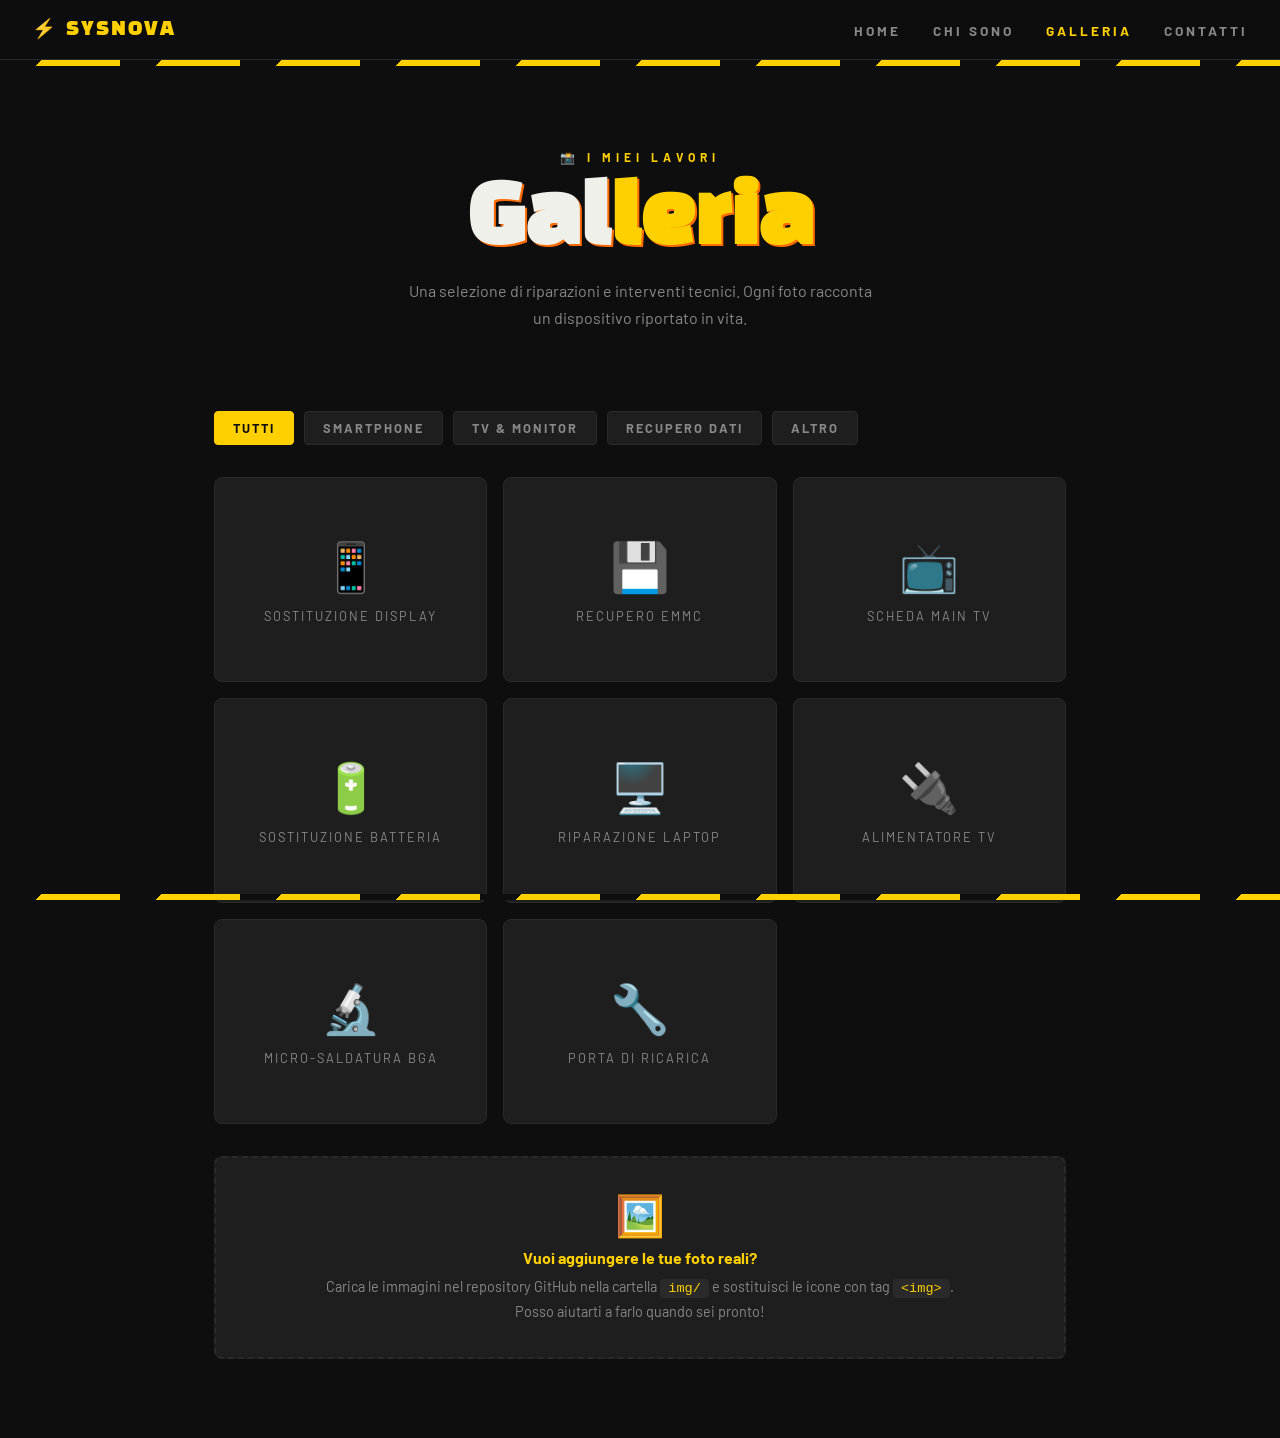
<file: galleria.html>
<!DOCTYPE html>
<html lang="it">
<head>
  <meta charset="UTF-8">
  <meta name="viewport" content="width=device-width, initial-scale=1.0">
  <title>Galleria — Sysnovatechnology</title>
  <link rel="stylesheet" href="style.css">
  <style>
    .filter-bar {
      display: flex;
      gap: 10px;
      flex-wrap: wrap;
      margin-bottom: 32px;
    }

    .filter-btn {
      background: var(--card);
      border: 1px solid var(--border);
      color: var(--muted);
      font-family: 'Barlow', sans-serif;
      font-size: 0.8rem;
      font-weight: 700;
      letter-spacing: 2px;
      text-transform: uppercase;
      padding: 8px 18px;
      border-radius: 4px;
      cursor: pointer;
      transition: all 0.2s;
    }

    .filter-btn:hover,
    .filter-btn.active {
      background: var(--yellow);
      color: var(--black);
      border-color: var(--yellow);
    }

    .gallery-grid {
      display: grid;
      grid-template-columns: repeat(auto-fill, minmax(260px, 1fr));
      gap: 16px;
    }

    .gallery-item {
      position: relative;
      border-radius: 8px;
      overflow: hidden;
      border: 1px solid var(--border);
      background: var(--card);
      cursor: pointer;
      transition: transform 0.25s, border-color 0.2s;
      aspect-ratio: 4/3;
      display: flex;
      align-items: center;
      justify-content: center;
      flex-direction: column;
      gap: 12px;
    }

    .gallery-item:hover {
      transform: scale(1.03);
      border-color: var(--yellow);
    }

    .gallery-item.hidden { display: none; }

    .gallery-placeholder {
      font-size: 3rem;
    }

    .gallery-label {
      font-size: 0.8rem;
      letter-spacing: 2px;
      text-transform: uppercase;
      color: var(--muted);
      text-align: center;
      padding: 0 12px;
    }

    .gallery-overlay {
      position: absolute;
      inset: 0;
      background: rgba(0,0,0,0.7);
      display: flex;
      flex-direction: column;
      align-items: center;
      justify-content: center;
      gap: 8px;
      opacity: 0;
      transition: opacity 0.2s;
      padding: 16px;
      text-align: center;
    }

    .gallery-item:hover .gallery-overlay { opacity: 1; }

    .gallery-overlay-title {
      font-family: 'Black Han Sans', sans-serif;
      font-size: 1.1rem;
      color: var(--yellow);
    }

    .gallery-overlay-desc {
      font-size: 0.8rem;
      color: #ccc;
      line-height: 1.5;
    }

    /* Upload box */
    .upload-note {
      background: var(--card);
      border: 2px dashed var(--border);
      border-radius: 8px;
      padding: 32px;
      text-align: center;
      margin-top: 32px;
    }

    .upload-note p {
      color: var(--muted);
      font-size: 0.9rem;
      line-height: 1.7;
      margin-top: 8px;
    }

    .upload-note .icon { font-size: 2.5rem; margin-bottom: 8px; }

    .upload-note code {
      background: #2a2a2a;
      color: var(--yellow);
      padding: 2px 8px;
      border-radius: 4px;
      font-size: 0.85rem;
    }
  </style>
</head>
<body>

  <nav>
    <a class="nav-logo" href="index.html">⚡ SYSNOVA</a>
    <ul class="nav-links">
      <li><a href="index.html">Home</a></li>
      <li><a href="presentazione.html">Chi sono</a></li>
      <li><a href="galleria.html" class="active">Galleria</a></li>
      <li><a href="contatti.html">Contatti</a></li>
    </ul>
  </nav>

  <div class="stripe-bar top"></div>

  <div class="page">

    <div class="hero fade-in">
      <div class="hero-tag">📸 I miei lavori</div>
      <h1>Gal<span>leria</span></h1>
      <p>Una selezione di riparazioni e interventi tecnici. Ogni foto racconta un dispositivo riportato in vita.</p>
    </div>

    <div class="section">

      <div class="filter-bar">
        <button class="filter-btn active" onclick="filterGallery('tutti', this)">Tutti</button>
        <button class="filter-btn" onclick="filterGallery('smartphone', this)">Smartphone</button>
        <button class="filter-btn" onclick="filterGallery('tv', this)">TV & Monitor</button>
        <button class="filter-btn" onclick="filterGallery('dati', this)">Recupero dati</button>
        <button class="filter-btn" onclick="filterGallery('altro', this)">Altro</button>
      </div>

      <div class="gallery-grid" id="gallery">

        <div class="gallery-item fade-in" data-cat="smartphone">
          <div class="gallery-placeholder">📱</div>
          <div class="gallery-label">Sostituzione display</div>
          <div class="gallery-overlay">
            <div class="gallery-overlay-title">Display Rotto</div>
            <div class="gallery-overlay-desc">Sostituzione display e vetro su Samsung Galaxy. Risultato: come nuovo.</div>
          </div>
        </div>

        <div class="gallery-item fade-in" data-cat="dati">
          <div class="gallery-placeholder">💾</div>
          <div class="gallery-label">Recupero eMMC</div>
          <div class="gallery-overlay">
            <div class="gallery-overlay-title">Recupero Dati</div>
            <div class="gallery-overlay-desc">Chip-off eMMC da scheda madre danneggiata. Dati recuperati al 100%.</div>
          </div>
        </div>

        <div class="gallery-item fade-in" data-cat="tv">
          <div class="gallery-placeholder">📺</div>
          <div class="gallery-label">Scheda main TV</div>
          <div class="gallery-overlay">
            <div class="gallery-overlay-title">TV Spento</div>
            <div class="gallery-overlay-desc">Sostituzione scheda main su LG 55". TV riportato in funzione.</div>
          </div>
        </div>

        <div class="gallery-item fade-in" data-cat="smartphone">
          <div class="gallery-placeholder">🔋</div>
          <div class="gallery-label">Sostituzione batteria</div>
          <div class="gallery-overlay">
            <div class="gallery-overlay-title">Batteria Gonfia</div>
            <div class="gallery-overlay-desc">Batteria gonfia rimossa in sicurezza e sostituita su iPhone 11.</div>
          </div>
        </div>

        <div class="gallery-item fade-in" data-cat="altro">
          <div class="gallery-placeholder">🖥️</div>
          <div class="gallery-label">Riparazione laptop</div>
          <div class="gallery-overlay">
            <div class="gallery-overlay-title">Laptop No POST</div>
            <div class="gallery-overlay-desc">Diagnosi e sostituzione chip BIOS su laptop Asus. Risolto.</div>
          </div>
        </div>

        <div class="gallery-item fade-in" data-cat="tv">
          <div class="gallery-placeholder">🔌</div>
          <div class="gallery-label">Alimentatore TV</div>
          <div class="gallery-overlay">
            <div class="gallery-overlay-title">Alimentatore Bruciato</div>
            <div class="gallery-overlay-desc">Sostituzione condensatori e transistor su scheda alimentatore.</div>
          </div>
        </div>

        <div class="gallery-item fade-in" data-cat="dati">
          <div class="gallery-placeholder">🔬</div>
          <div class="gallery-label">Micro-saldatura BGA</div>
          <div class="gallery-overlay">
            <div class="gallery-overlay-title">BGA Reballing</div>
            <div class="gallery-overlay-desc">Reballing chip grafico su scheda madre. Operazione sotto microscopio.</div>
          </div>
        </div>

        <div class="gallery-item fade-in" data-cat="smartphone">
          <div class="gallery-placeholder">🔧</div>
          <div class="gallery-label">Porta di ricarica</div>
          <div class="gallery-overlay">
            <div class="gallery-overlay-title">Ricarica Impossibile</div>
            <div class="gallery-overlay-desc">Sostituzione connettore USB-C su Xiaomi. Ricarica ripristinata.</div>
          </div>
        </div>

      </div>

      <div class="upload-note fade-in">
        <div class="icon">🖼️</div>
        <strong style="color: var(--yellow);">Vuoi aggiungere le tue foto reali?</strong>
        <p>
          Carica le immagini nel repository GitHub nella cartella <code>img/</code> e sostituisci le icone con tag <code>&lt;img&gt;</code>.<br>
          Posso aiutarti a farlo quando sei pronto!
        </p>
      </div>

    </div>

  </div>

  <div class="stripe-bar bottom"></div>

  <script>
    function filterGallery(cat, btn) {
      document.querySelectorAll('.filter-btn').forEach(b => b.classList.remove('active'));
      btn.classList.add('active');
      document.querySelectorAll('.gallery-item').forEach(item => {
        if (cat === 'tutti' || item.dataset.cat === cat) {
          item.classList.remove('hidden');
        } else {
          item.classList.add('hidden');
        }
      });
    }
  </script>

</body>
</html>
</file>
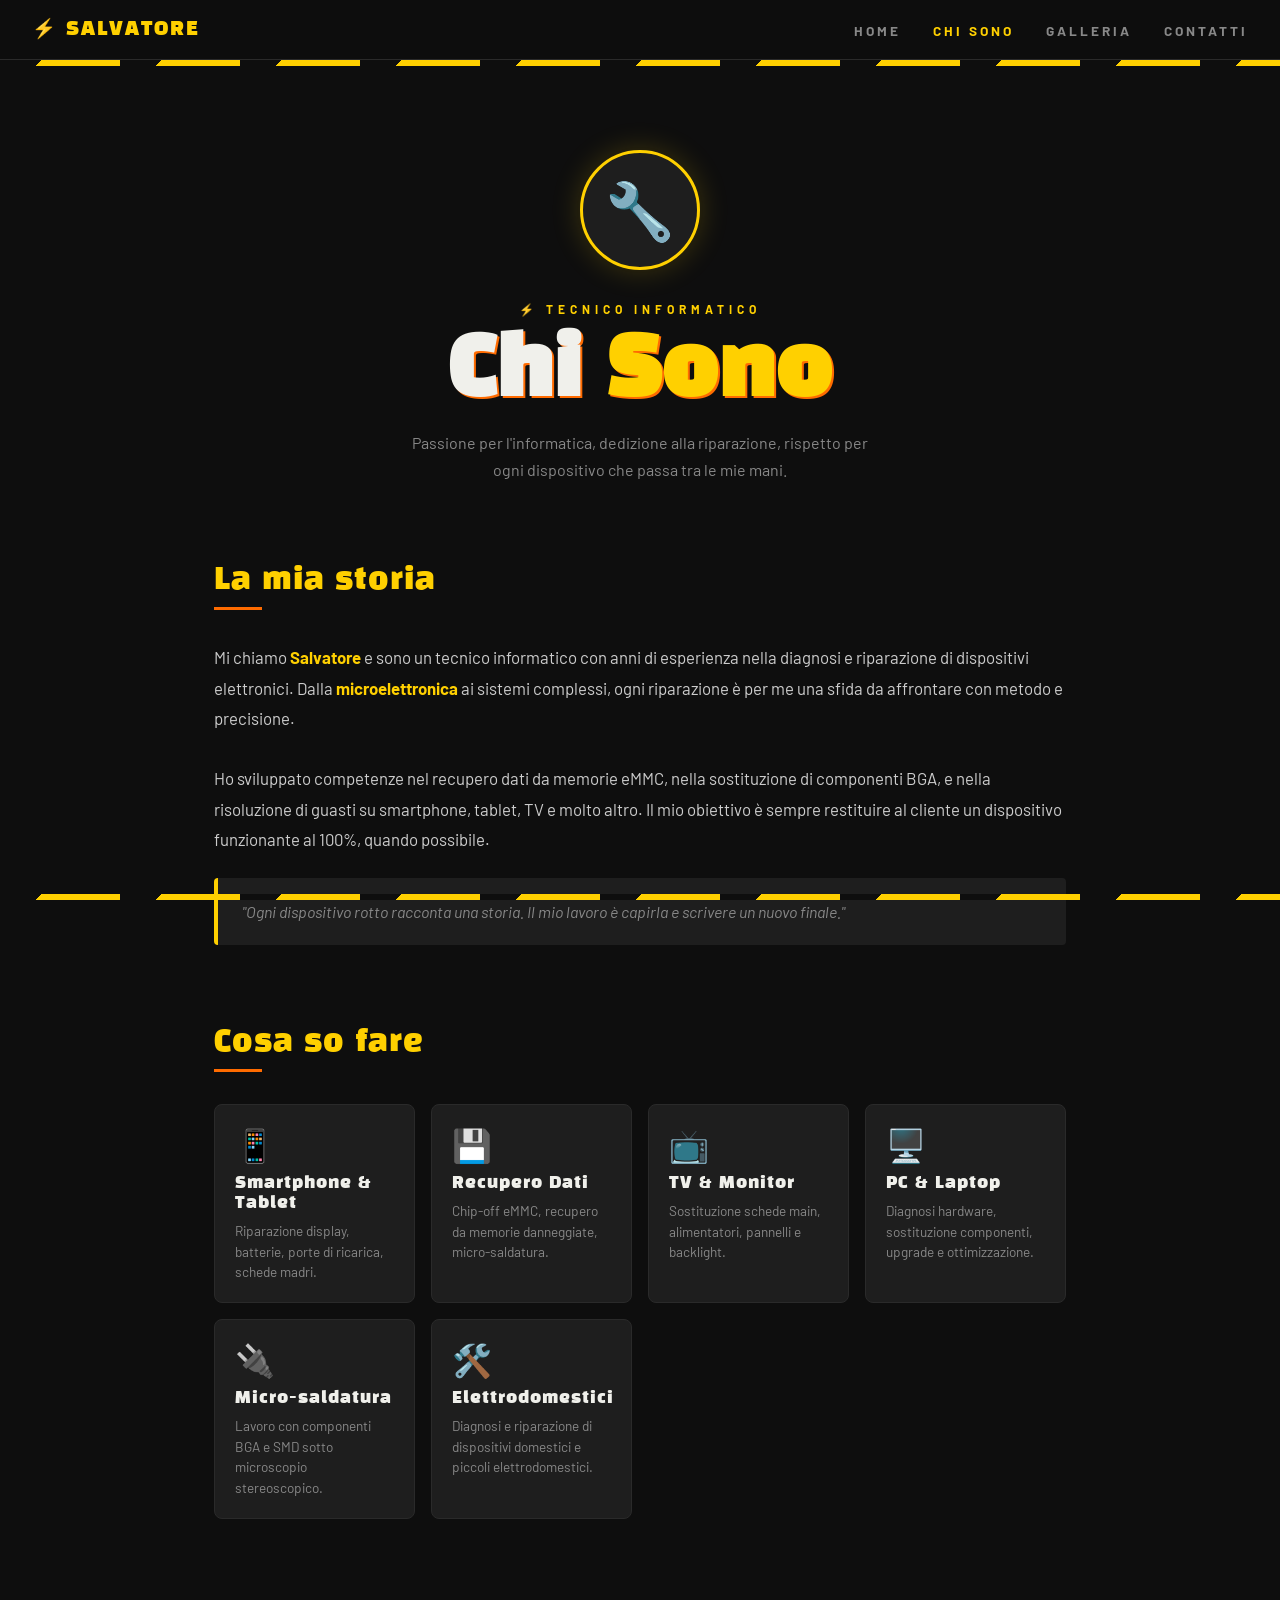
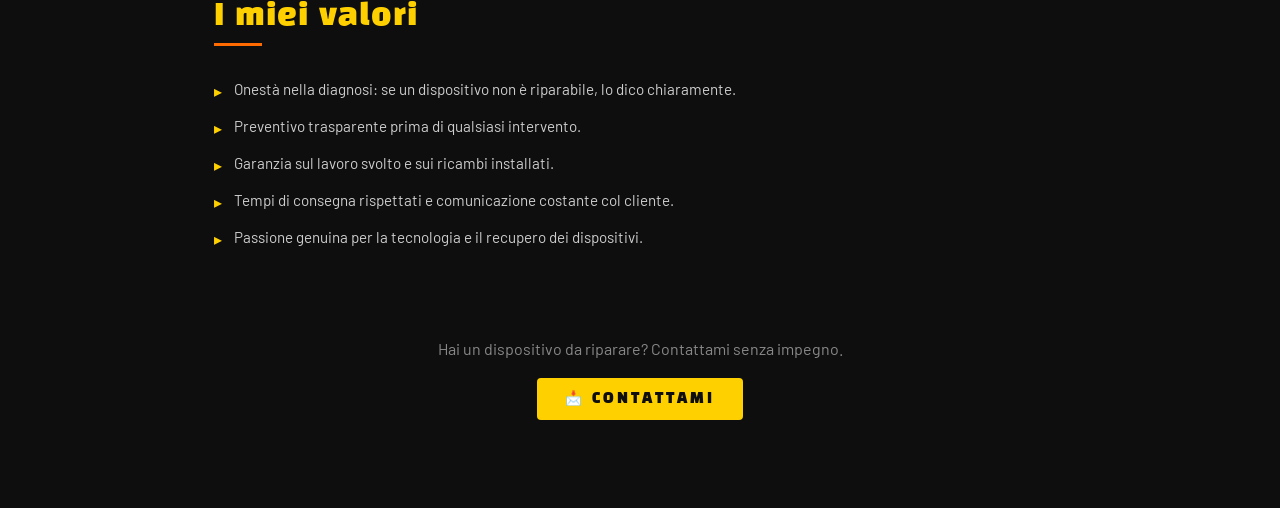
<file: presentazione.html>
<!DOCTYPE html>
<html lang="it">
<head>
  <meta charset="UTF-8">
  <meta name="viewport" content="width=device-width, initial-scale=1.0">
  <title>Chi Sono — Salvatore</title>
  <link rel="stylesheet" href="style.css">
  <style>
    .avatar-wrap {
      display: flex;
      justify-content: center;
      margin-bottom: 16px;
    }

    .avatar {
      width: 120px;
      height: 120px;
      border-radius: 50%;
      background: var(--card);
      border: 3px solid var(--yellow);
      display: flex;
      align-items: center;
      justify-content: center;
      font-size: 3.5rem;
      box-shadow: 0 0 30px rgba(255,208,0,0.2);
    }

    .skills-grid {
      display: grid;
      grid-template-columns: repeat(auto-fit, minmax(200px, 1fr));
      gap: 16px;
      margin-top: 8px;
    }

    .skill-card {
      background: var(--card);
      border: 1px solid var(--border);
      border-radius: 8px;
      padding: 20px;
      display: flex;
      flex-direction: column;
      gap: 8px;
      transition: border-color 0.2s, transform 0.2s;
    }

    .skill-card:hover {
      border-color: var(--yellow);
      transform: translateY(-3px);
    }

    .skill-icon { font-size: 2rem; }

    .skill-name {
      font-family: 'Black Han Sans', sans-serif;
      font-size: 1rem;
      color: var(--white);
      letter-spacing: 1px;
    }

    .skill-desc {
      font-size: 0.85rem;
      color: var(--muted);
      line-height: 1.5;
    }

    .about-text {
      font-size: 1.05rem;
      line-height: 1.8;
      color: #ccc;
    }

    .about-text strong { color: var(--yellow); }

    .highlight-box {
      background: var(--card);
      border-left: 4px solid var(--yellow);
      border-radius: 4px;
      padding: 20px 24px;
      margin-top: 24px;
      font-size: 1rem;
      color: var(--muted);
      line-height: 1.7;
      font-style: italic;
    }

    .values-list {
      list-style: none;
      display: flex;
      flex-direction: column;
      gap: 12px;
      margin-top: 8px;
    }

    .values-list li {
      display: flex;
      align-items: flex-start;
      gap: 12px;
      font-size: 0.95rem;
      color: #ccc;
      line-height: 1.5;
    }

    .values-list li::before {
      content: '▸';
      color: var(--yellow);
      font-size: 1rem;
      margin-top: 1px;
      flex-shrink: 0;
    }

    .cta-wrap {
      text-align: center;
      padding: 48px 24px;
    }

    .cta-wrap p {
      color: var(--muted);
      margin-bottom: 20px;
      font-size: 1rem;
    }
  </style>
</head>
<body>

  <nav>
    <a class="nav-logo" href="index.html">⚡ SALVATORE</a>
    <ul class="nav-links">
      <li><a href="index.html">Home</a></li>
      <li><a href="presentazione.html" class="active">Chi sono</a></li>
      <li><a href="galleria.html">Galleria</a></li>
      <li><a href="contatti.html">Contatti</a></li>
    </ul>
  </nav>

  <div class="stripe-bar top"></div>

  <div class="page">

    <div class="hero fade-in">
      <div class="avatar-wrap">
        <div class="avatar">🔧</div>
      </div>
      <div class="hero-tag">⚡ Tecnico Informatico</div>
      <h1>Chi <span>Sono</span></h1>
      <p>Passione per l'informatica, dedizione alla riparazione, rispetto per ogni dispositivo che passa tra le mie mani.</p>
    </div>

    <div class="section fade-in">
      <div class="section-title">La mia storia</div>
      <div class="section-divider"></div>
      <p class="about-text">
        Mi chiamo <strong>Salvatore</strong> e sono un tecnico informatico con anni di esperienza nella diagnosi e riparazione di dispositivi elettronici. Dalla <strong>microelettronica</strong> ai sistemi complessi, ogni riparazione è per me una sfida da affrontare con metodo e precisione.
        <br><br>
        Ho sviluppato competenze nel recupero dati da memorie eMMC, nella sostituzione di componenti BGA, e nella risoluzione di guasti su smartphone, tablet, TV e molto altro. Il mio obiettivo è sempre restituire al cliente un dispositivo funzionante al 100%, quando possibile.
      </p>
      <div class="highlight-box">
        "Ogni dispositivo rotto racconta una storia. Il mio lavoro è capirla e scrivere un nuovo finale."
      </div>
    </div>

    <div class="section fade-in">
      <div class="section-title">Cosa so fare</div>
      <div class="section-divider"></div>
      <div class="skills-grid">
        <div class="skill-card">
          <div class="skill-icon">📱</div>
          <div class="skill-name">Smartphone & Tablet</div>
          <div class="skill-desc">Riparazione display, batterie, porte di ricarica, schede madri.</div>
        </div>
        <div class="skill-card">
          <div class="skill-icon">💾</div>
          <div class="skill-name">Recupero Dati</div>
          <div class="skill-desc">Chip-off eMMC, recupero da memorie danneggiate, micro-saldatura.</div>
        </div>
        <div class="skill-card">
          <div class="skill-icon">📺</div>
          <div class="skill-name">TV & Monitor</div>
          <div class="skill-desc">Sostituzione schede main, alimentatori, pannelli e backlight.</div>
        </div>
        <div class="skill-card">
          <div class="skill-icon">🖥️</div>
          <div class="skill-name">PC & Laptop</div>
          <div class="skill-desc">Diagnosi hardware, sostituzione componenti, upgrade e ottimizzazione.</div>
        </div>
        <div class="skill-card">
          <div class="skill-icon">🔌</div>
          <div class="skill-name">Micro-saldatura</div>
          <div class="skill-desc">Lavoro con componenti BGA e SMD sotto microscopio stereoscopico.</div>
        </div>
        <div class="skill-card">
          <div class="skill-icon">🛠️</div>
          <div class="skill-name">Elettrodomestici</div>
          <div class="skill-desc">Diagnosi e riparazione di dispositivi domestici e piccoli elettrodomestici.</div>
        </div>
      </div>
    </div>

    <div class="section fade-in">
      <div class="section-title">I miei valori</div>
      <div class="section-divider"></div>
      <ul class="values-list">
        <li>Onestà nella diagnosi: se un dispositivo non è riparabile, lo dico chiaramente.</li>
        <li>Preventivo trasparente prima di qualsiasi intervento.</li>
        <li>Garanzia sul lavoro svolto e sui ricambi installati.</li>
        <li>Tempi di consegna rispettati e comunicazione costante col cliente.</li>
        <li>Passione genuina per la tecnologia e il recupero dei dispositivi.</li>
      </ul>
    </div>

    <div class="cta-wrap fade-in">
      <p>Hai un dispositivo da riparare? Contattami senza impegno.</p>
      <a href="contatti.html" class="btn">📩 Contattami</a>
    </div>

  </div>

  <div class="stripe-bar bottom"></div>

</body>
</html>
</file>
<file: style.css>
@import url('https://fonts.googleapis.com/css2?family=Black+Han+Sans&family=Barlow:ital,wght@0,400;0,600;0,700;1,400&display=swap');

:root {
  --yellow: #FFD000;
  --orange: #FF6B00;
  --black: #0e0e0e;
  --dark: #161616;
  --card: #1e1e1e;
  --border: #2a2a2a;
  --white: #F0F0EB;
  --muted: #888;
  --stripe-size: 60px;
}

* { margin: 0; padding: 0; box-sizing: border-box; }

body {
  background-color: var(--black);
  color: var(--white);
  font-family: 'Barlow', sans-serif;
  min-height: 100vh;
}

/* ── NAV ── */
nav {
  position: fixed;
  top: 0; left: 0; right: 0;
  z-index: 100;
  background: rgba(14,14,14,0.92);
  backdrop-filter: blur(10px);
  border-bottom: 1px solid var(--border);
  display: flex;
  align-items: center;
  justify-content: space-between;
  padding: 0 32px;
  height: 60px;
}

.nav-logo {
  font-family: 'Black Han Sans', sans-serif;
  font-size: 1.2rem;
  color: var(--yellow);
  text-decoration: none;
  letter-spacing: 2px;
}

.nav-links {
  display: flex;
  gap: 32px;
  list-style: none;
}

.nav-links a {
  color: var(--muted);
  text-decoration: none;
  font-size: 0.85rem;
  letter-spacing: 3px;
  text-transform: uppercase;
  font-weight: 700;
  transition: color 0.2s;
}

.nav-links a:hover,
.nav-links a.active {
  color: var(--yellow);
}

/* ── STRIPE BAR ── */
.stripe-bar {
  position: fixed;
  left: 0; right: 0;
  height: 6px;
  background: repeating-linear-gradient(
    -45deg,
    var(--yellow) 0px, var(--yellow) var(--stripe-size),
    var(--black) var(--stripe-size), var(--black) calc(var(--stripe-size) * 2)
  );
  background-size: calc(var(--stripe-size) * 2) 100%;
  animation: moveStripes 1.2s linear infinite;
  z-index: 99;
}
.stripe-bar.top { top: 60px; }
.stripe-bar.bottom { bottom: 0; }

@keyframes moveStripes {
  from { background-position: 0 0; }
  to   { background-position: calc(var(--stripe-size) * 2) 0; }
}

/* ── PAGE WRAPPER ── */
.page {
  padding-top: 90px;
  padding-bottom: 40px;
  min-height: 100vh;
}

/* ── HERO SECTION ── */
.hero {
  display: flex;
  flex-direction: column;
  align-items: center;
  justify-content: center;
  text-align: center;
  padding: 60px 24px 40px;
  gap: 16px;
}

.hero-tag {
  font-size: 0.75rem;
  letter-spacing: 5px;
  text-transform: uppercase;
  color: var(--yellow);
  font-weight: 700;
}

.hero h1 {
  font-family: 'Black Han Sans', sans-serif;
  font-size: clamp(2.5rem, 8vw, 5rem);
  line-height: 1;
  color: var(--white);
  text-shadow: 2px 2px 0 var(--orange);
}

.hero h1 span { color: var(--yellow); }

.hero p {
  color: var(--muted);
  max-width: 480px;
  line-height: 1.7;
  font-size: 1rem;
}

/* ── SECTION ── */
.section {
  max-width: 900px;
  margin: 0 auto;
  padding: 40px 24px;
}

.section-title {
  font-family: 'Black Han Sans', sans-serif;
  font-size: 1.8rem;
  color: var(--yellow);
  margin-bottom: 8px;
  letter-spacing: 1px;
}

.section-divider {
  width: 48px;
  height: 3px;
  background: var(--orange);
  margin-bottom: 32px;
}

/* ── CARD ── */
.card {
  background: var(--card);
  border: 1px solid var(--border);
  border-radius: 8px;
  padding: 28px;
  transition: border-color 0.2s, transform 0.2s;
}

.card:hover {
  border-color: var(--yellow);
  transform: translateY(-3px);
}

/* ── GRID ── */
.grid-2 {
  display: grid;
  grid-template-columns: repeat(auto-fit, minmax(260px, 1fr));
  gap: 20px;
}

/* ── BUTTON ── */
.btn {
  display: inline-block;
  background: var(--yellow);
  color: var(--black);
  font-family: 'Black Han Sans', sans-serif;
  font-size: 0.85rem;
  letter-spacing: 3px;
  text-transform: uppercase;
  padding: 12px 28px;
  border-radius: 4px;
  text-decoration: none;
  transition: background 0.2s, transform 0.15s;
  cursor: pointer;
  border: none;
}

.btn:hover {
  background: var(--orange);
  transform: scale(1.03);
}

/* ── FADE IN ── */
.fade-in {
  opacity: 0;
  transform: translateY(24px);
  animation: fadeUp 0.7s ease forwards;
}
.fade-in:nth-child(1) { animation-delay: 0.1s; }
.fade-in:nth-child(2) { animation-delay: 0.2s; }
.fade-in:nth-child(3) { animation-delay: 0.3s; }
.fade-in:nth-child(4) { animation-delay: 0.4s; }

@keyframes fadeUp {
  to { opacity: 1; transform: translateY(0); }
}
</file>
